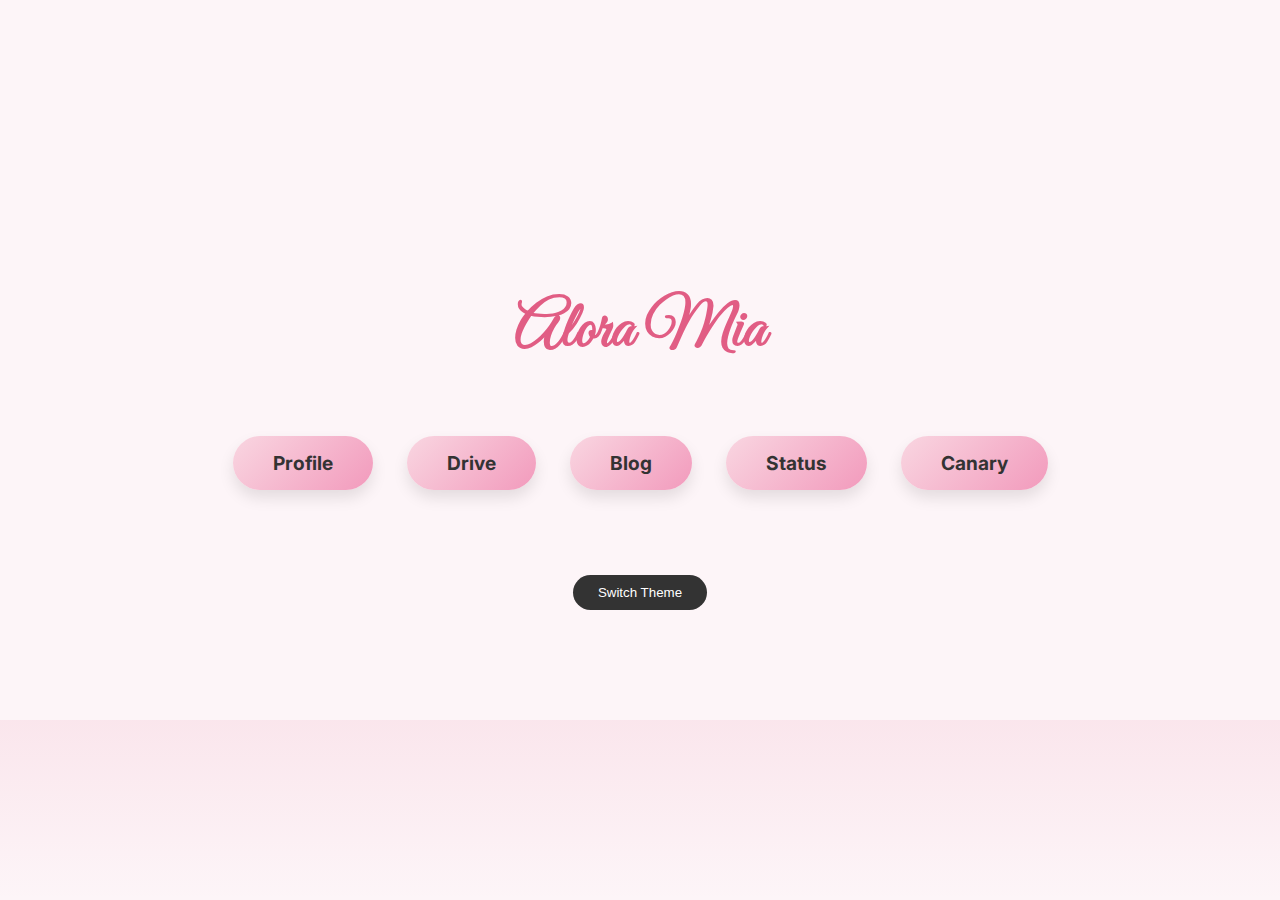
<file: index.html>
<!DOCTYPE html>
<html lang="en">
<head>
    <meta charset="UTF-8">
    <meta name="viewport" content="width=device-width, initial-scale=1.0">
    <meta name="description" content="Alora Mia's personal website - A passionate 16-year-old tech enthusiast and developer with expertise in game design, server mapping, and coding languages like C, JS, and HTML.">
    
    <!-- SEO Meta Tags -->
    <meta name="keywords" content="Alora Mia, Developer, Tech Enthusiast, Game Design, Server Mapping, C, JavaScript, HTML">
    <meta name="author" content="Alora Mia">
    
    <!-- Open Graph Meta Tags for social sharing -->
    <meta property="og:title" content="Alora Mia - Tech Enthusiast & Developer">
    <meta property="og:description" content="Explore Alora Mia's projects and expertise in game development, server mapping, and coding!">
    <meta property="og:image" content="https://alora.is-a.dev/bg.jpg"> <!-- Ensure you have an image hosted -->
    <meta property="og:url" content="https://alora.is-a.dev">
    <meta property="og:type" content="website">

    <!-- Twitter Card Meta Tags -->
    <meta name="twitter:card" content="summary_large_image">
    <meta name="twitter:title" content="Alora Mia - Tech Enthusiast & Developer">
    <meta name="twitter:description" content="Explore Alora Mia's projects and expertise in game development, server mapping, and coding!">
    <meta name="twitter:image" content="https://alora.is-a.dev/bg.jpg">

    <!-- Structured Data for SEO -->
    <script type="application/ld+json">
    {
      "@context": "https://schema.org",
      "@type": "Person",
      "name": "Alora Mia",
      "url": "https://alora.is-a.dev",
      "description": "Alora Mia is a passionate 16-year-old tech enthusiast and developer with expertise in game design, server mapping, and coding languages like C, JS, and HTML.",
      "image": "https://alora.is-a.dev/bg.jpg"
    }
    </script>

    <title>Alora Mia - Tech Enthusiast & Developer</title>
    <link rel="stylesheet" href="styles.css">
    <link href="https://fonts.googleapis.com/css2?family=Great+Vibes&family=Inter:wght@400;600&display=swap" rel="stylesheet">
</head>
<body>
    <div class="wrapper">
        <header>
            <h1 class="title">Alora Mia</h1>
        </header>
        <main class="links">
            <a href="https://profile.alora.is-a.dev" class="button">Profile</a>
            <a href="https://drive.alora.is-a.dev" class="button">Drive</a>
            <a href="https://blog.alora.is-a.dev" class="button">Blog</a>
            <a href="https://status.alora.is-a.dev" class="button">Status</a>
            <a href="/canary.html" class="button">Canary</a>
        </main>
        <footer>
            <button id="theme-toggle" class="theme-button">Switch Theme</button>
        </footer>
    </div>

    <div class="background">
        <div class="wave"></div>
    </div>

    <script src="script.js"></script>
</body>
</html>
</file>
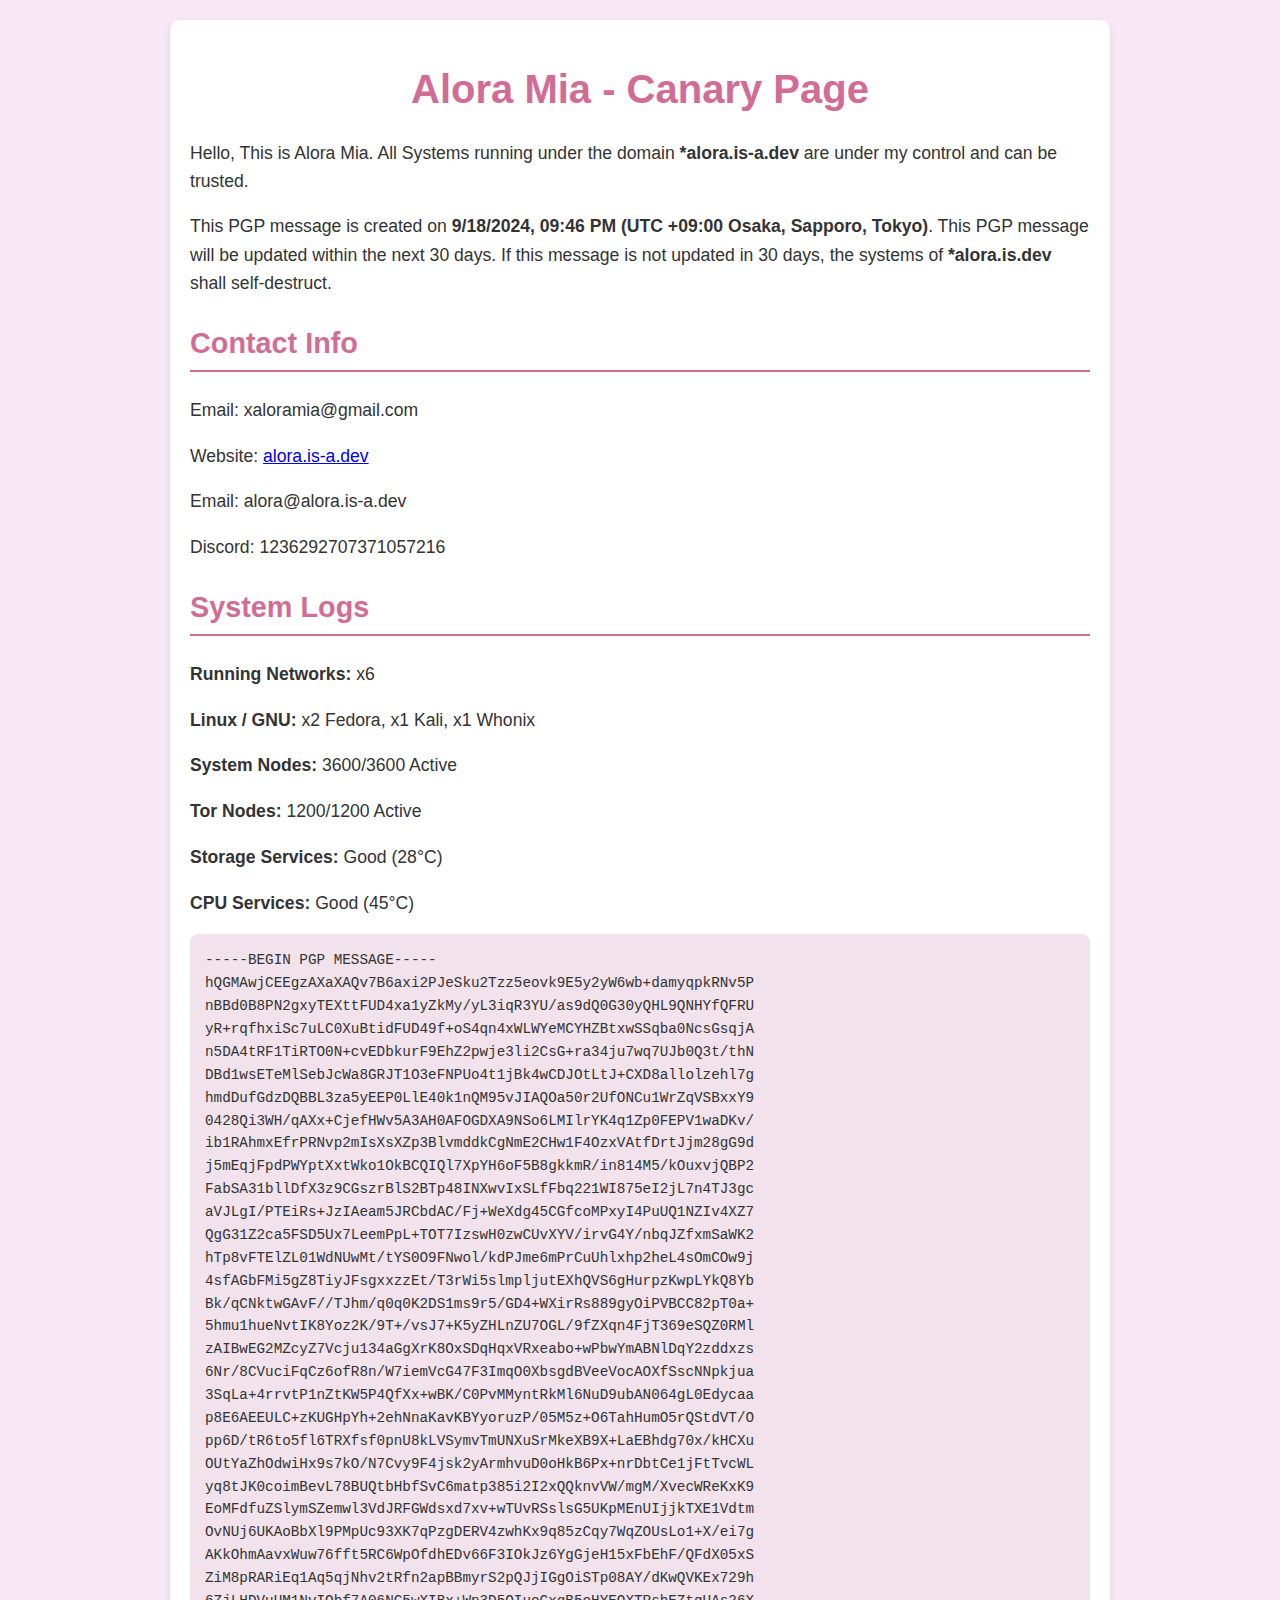
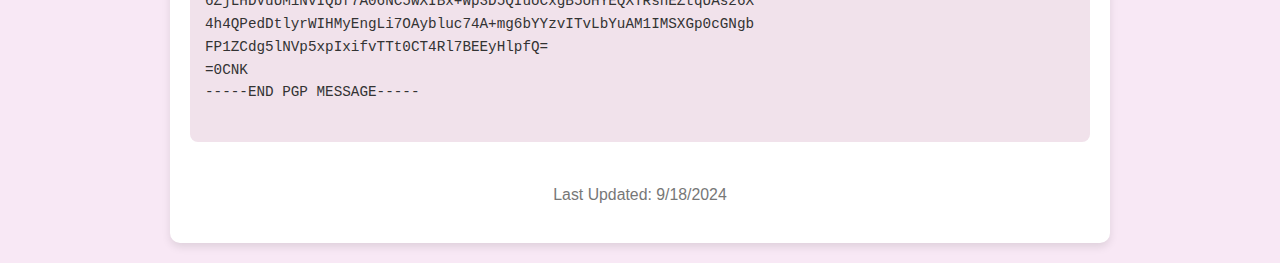
<file: canary.html>
<!DOCTYPE html>
<html lang="en">
<head>
    <meta charset="UTF-8">
    <meta name="viewport" content="width=device-width, initial-scale=1.0">
    <meta http-equiv="X-UA-Compatible" content="ie=edge">
    <title>Canary - Alora Mia</title>
    <style>
        body {
            background-color: #f8e8f5;
            font-family: 'Arial', sans-serif;
            color: #333;
            padding: 20px;
            margin: 0;
        }
        .container {
            max-width: 900px;
            margin: 0 auto;
            padding: 20px;
            background-color: #fff;
            border-radius: 10px;
            box-shadow: 0 4px 8px rgba(0, 0, 0, 0.1);
        }
        h1 {
            font-size: 2.5em;
            color: #d16d95;
            text-align: center;
        }
        p, pre {
            font-size: 1.1em;
            line-height: 1.6;
        }
        pre {
            background-color: #f1e2eb;
            padding: 15px;
            border-radius: 8px;
            white-space: pre-wrap;
        }
        .contact-info, .system-logs {
            margin-top: 30px;
        }
        .contact-info h2, .system-logs h2 {
            color: #d16d95;
            font-size: 1.8em;
            border-bottom: 2px solid #d16d95;
            padding-bottom: 10px;
        }
        .footer {
            text-align: center;
            font-size: 0.9em;
            color: #777;
            margin-top: 40px;
        }
    </style>
</head>
<body>
    <div class="container">
        <h1>Alora Mia - Canary Page</h1>
        <p>Hello, This is Alora Mia. All Systems running under the domain <strong>*alora.is-a.dev</strong> are under my control and can be trusted.</p>
        <p>This PGP message is created on <strong>9/18/2024, 09:46 PM (UTC +09:00 Osaka, Sapporo, Tokyo)</strong>. This PGP message will be updated within the next 30 days. If this message is not updated in 30 days, the systems of <strong>*alora.is.dev</strong> shall self-destruct.</p>

        <div class="contact-info">
            <h2>Contact Info</h2>
            <p>Email: xaloramia@gmail.com</p>
            <p>Website: <a href="http://alora.is-a.dev" target="_blank">alora.is-a.dev</a></p>
            <p>Email: alora@alora.is-a.dev</p>
            <p>Discord: 1236292707371057216</p>
        </div>

        <div class="system-logs">
            <h2>System Logs</h2>
            <p><strong>Running Networks:</strong> x6</p>
            <p><strong>Linux / GNU:</strong> x2 Fedora, x1 Kali, x1 Whonix</p>
            <p><strong>System Nodes:</strong> 3600/3600 Active</p>
            <p><strong>Tor Nodes:</strong> 1200/1200 Active</p>
            <p><strong>Storage Services:</strong> Good (28°C)</p>
            <p><strong>CPU Services:</strong> Good (45°C)</p>
        </div>

        <pre>
-----BEGIN PGP MESSAGE-----
hQGMAwjCEEgzAXaXAQv7B6axi2PJeSku2Tzz5eovk9E5y2yW6wb+damyqpkRNv5P
nBBd0B8PN2gxyTEXttFUD4xa1yZkMy/yL3iqR3YU/as9dQ0G30yQHL9QNHYfQFRU
yR+rqfhxiSc7uLC0XuBtidFUD49f+oS4qn4xWLWYeMCYHZBtxwSSqba0NcsGsqjA
n5DA4tRF1TiRTO0N+cvEDbkurF9EhZ2pwje3li2CsG+ra34ju7wq7UJb0Q3t/thN
DBd1wsETeMlSebJcWa8GRJT1O3eFNPUo4t1jBk4wCDJOtLtJ+CXD8allolzehl7g
hmdDufGdzDQBBL3za5yEEP0LlE40k1nQM95vJIAQOa50r2UfONCu1WrZqVSBxxY9
0428Qi3WH/qAXx+CjefHWv5A3AH0AFOGDXA9NSo6LMIlrYK4q1Zp0FEPV1waDKv/
ib1RAhmxEfrPRNvp2mIsXsXZp3BlvmddkCgNmE2CHw1F4OzxVAtfDrtJjm28gG9d
j5mEqjFpdPWYptXxtWko1OkBCQIQl7XpYH6oF5B8gkkmR/in814M5/kOuxvjQBP2
FabSA31bllDfX3z9CGszrBlS2BTp48INXwvIxSLfFbq221WI875eI2jL7n4TJ3gc
aVJLgI/PTEiRs+JzIAeam5JRCbdAC/Fj+WeXdg45CGfcoMPxyI4PuUQ1NZIv4XZ7
QgG31Z2ca5FSD5Ux7LeemPpL+TOT7IzswH0zwCUvXYV/irvG4Y/nbqJZfxmSaWK2
hTp8vFTElZL01WdNUwMt/tYS0O9FNwol/kdPJme6mPrCuUhlxhp2heL4sOmCOw9j
4sfAGbFMi5gZ8TiyJFsgxxzzEt/T3rWi5slmpljutEXhQVS6gHurpzKwpLYkQ8Yb
Bk/qCNktwGAvF//TJhm/q0q0K2DS1ms9r5/GD4+WXirRs889gyOiPVBCC82pT0a+
5hmu1hueNvtIK8Yoz2K/9T+/vsJ7+K5yZHLnZU7OGL/9fZXqn4FjT369eSQZ0RMl
zAIBwEG2MZcyZ7Vcju134aGgXrK8OxSDqHqxVRxeabo+wPbwYmABNlDqY2zddxzs
6Nr/8CVuciFqCz6ofR8n/W7iemVcG47F3ImqO0XbsgdBVeeVocAOXfSscNNpkjua
3SqLa+4rrvtP1nZtKW5P4QfXx+wBK/C0PvMMyntRkMl6NuD9ubAN064gL0Edycaa
p8E6AEEULC+zKUGHpYh+2ehNnaKavKBYyoruzP/05M5z+O6TahHumO5rQStdVT/O
pp6D/tR6to5fl6TRXfsf0pnU8kLVSymvTmUNXuSrMkeXB9X+LaEBhdg70x/kHCXu
OUtYaZhOdwiHx9s7kO/N7Cvy9F4jsk2yArmhvuD0oHkB6Px+nrDbtCe1jFtTvcWL
yq8tJK0coimBevL78BUQtbHbfSvC6matp385i2I2xQQknvVW/mgM/XvecWReKxK9
EoMFdfuZSlymSZemwl3VdJRFGWdsxd7xv+wTUvRSslsG5UKpMEnUIjjkTXE1Vdtm
OvNUj6UKAoBbXl9PMpUc93XK7qPzgDERV4zwhKx9q85zCqy7WqZOUsLo1+X/ei7g
AKkOhmAavxWuw76fft5RC6WpOfdhEDv66F3IOkJz6YgGjeH15xFbEhF/QFdX05xS
ZiM8pRARiEq1Aq5qjNhv2tRfn2apBBmyrS2pQJjIGgOiSTp08AY/dKwQVKEx729h
6ZjLHDVuUM1NvIQbf7A06NC5wXIBx+Wp3D5QIuoCxgB5oHYEQXTRshEZtqUAs26X
4h4QPedDtlyrWIHMyEngLi7OAybluc74A+mg6bYYzvITvLbYuAM1IMSXGp0cGNgb
FP1ZCdg5lNVp5xpIxifvTTt0CT4Rl7BEEyHlpfQ=
=0CNK
-----END PGP MESSAGE-----
        </pre>

        <div class="footer">
            <p>Last Updated: 9/18/2024</p>
        </div>
    </div>
</body>
</html>
</file>
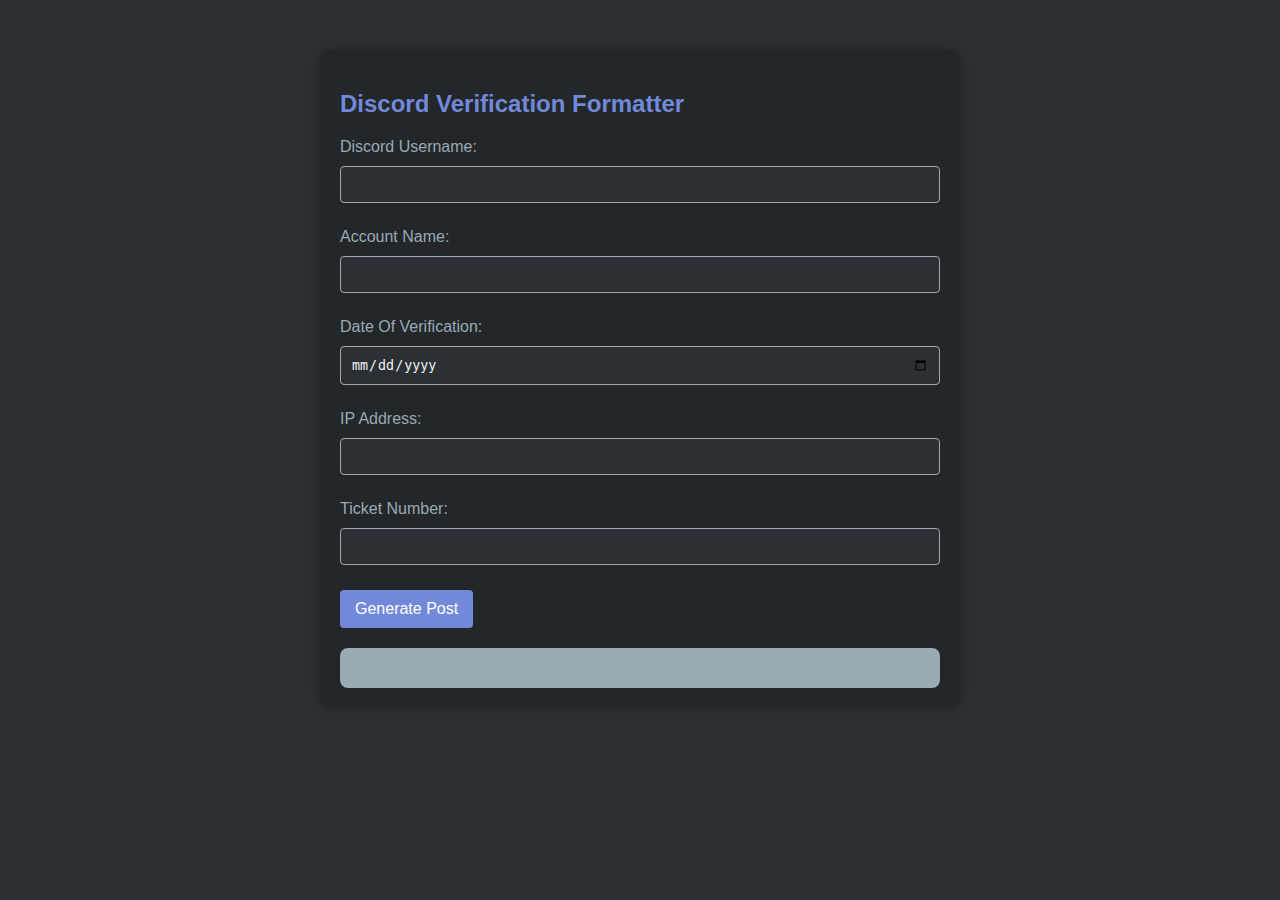
<file: Formatterr.html>
<!DOCTYPE html>
<html lang="en">
<head>
    <meta charset="UTF-8">
    <meta name="viewport" content="width=device-width, initial-scale=1.0">
    <title>Discord Verification Formatter</title>
    <style>
        body {
            font-family: 'Arial', sans-serif;
            margin: 0;
            padding: 0;
            background-color: #2c2f33;
            color: #f2f2f2;
        }
        .container {
            max-width: 600px;
            margin: 50px auto;
            padding: 20px;
            background-color: #23272a;
            border-radius: 8px;
            box-shadow: 0 0 15px rgba(0, 0, 0, 0.2);
        }
        h2 {
            color: #7289da;
        }
        .form-group {
            margin-bottom: 15px;
        }
        .form-group label {
            display: block;
            margin-bottom: 5px;
            color: #99aab5;
        }
        .form-group input {
            width: 100%;
            padding: 10px;
            margin: 5px 0 10px 0;
            box-sizing: border-box;
            border: 1px solid #99aab5;
            border-radius: 4px;
            background-color: #2c2f33;
            color: #f2f2f2;
        }
        .form-group input:focus {
            border-color: #7289da;
            outline: none;
        }
        .form-group button {
            padding: 10px 15px;
            background-color: #7289da;
            color: #fff;
            border: none;
            border-radius: 4px;
            cursor: pointer;
            font-size: 16px;
        }
        .form-group button:hover {
            background-color: #5b6eae;
        }
        #result {
            margin-top: 20px;
            padding: 20px;
            background-color: #99aab5;
            border-radius: 8px;
            font-family: 'Courier New', Courier, monospace;
            color: #2c2f33;
            white-space: pre-wrap;
            word-wrap: break-word;
        }
        .error {
            color: red;
            font-weight: bold;
        }
    </style>
</head>
<body>

    <div class="container">
        <h2>Discord Verification Formatter</h2>
        <div class="form-group">
            <label for="discordUsername">Discord Username:</label>
            <input type="text" id="discordUsername" name="discordUsername" required>
        </div>
        <div class="form-group">
            <label for="accountName">Account Name:</label>
            <input type="text" id="accountName" name="accountName" required>
        </div>
        <div class="form-group">
            <label for="verificationDate">Date Of Verification:</label>
            <input type="date" id="verificationDate" name="verificationDate" required>
        </div>
        <div class="form-group">
            <label for="ipAddress">IP Address:</label>
            <input type="text" id="ipAddress" name="ipAddress" required>
        </div>
        <div class="form-group">
            <label for="ticketNumber">Ticket Number:</label>
            <input type="number" id="ticketNumber" name="ticketNumber" required>
        </div>
        <div class="form-group">
            <button onclick="generatePost()">Generate Post</button>
        </div>
        <div id="result"></div>
        <div id="error" class="error"></div>
    </div>

    <script>
        async function fetchIpData(ip) {
            const proxyUrl = 'https://api.allorigins.win/get?url=';
            const apiUrl = `http://ip-api.com/json/${ip}?fields=query,status,country,countryCode,isp,mobile,proxy,hosting`;
            try {
                const response = await fetch(proxyUrl + encodeURIComponent(apiUrl));
                if (!response.ok) {
                    throw new Error(`HTTP error! Status: ${response.status}`);
                }
                const data = await response.json();
                return JSON.parse(data.contents);
            } catch (error) {
                console.error('Error fetching IP data:', error);
                return { status: 'fail', message: 'Error fetching IP data' };
            }
        }

        function validateIp(ip) {
            const ipPattern = /^(25[0-5]|2[0-4][0-9]|[0-1]?[0-9][0-9]?)\.(25[0-5]|2[0-4][0-9]|[0-1]?[0-9][0-9]?)\.(25[0-5]|2[0-4][0-9]|[0-1]?[0-9][0-9]?)\.(25[0-5]|2[0-4][0-9]|[0-1]?[0-9][0-9]?)$/;
            return ipPattern.test(ip);
        }

        async function generatePost() {
            const discordUsername = document.getElementById('discordUsername').value;
            const accountName = document.getElementById('accountName').value;
            const verificationDate = document.getElementById('verificationDate').value;
            const ipAddress = document.getElementById('ipAddress').value;
            const ticketNumber = document.getElementById('ticketNumber').value;

            if (!discordUsername || !accountName || !verificationDate || !ipAddress || !ticketNumber) {
                alert('Please fill in all fields.');
                return;
            }

            if (!validateIp(ipAddress)) {
                document.getElementById('error').innerText = 'Invalid IP address format.';
                return;
            }

            document.getElementById('error').innerText = '';
            const ipData = await fetchIpData(ipAddress);
            if (!ipData || ipData.status === 'fail') {
                document.getElementById('error').innerText = 'Error fetching IP data';
                return;
            }

            const formattedIpData = JSON.stringify(ipData, null, 4);

            const formattedPost = `
**Discord Username:** @${discordUsername}
**Account Name:** \`${accountName}\`
**Date Of Verification:** \`${verificationDate}\`
**IP API Data:** \`\`\`json
${formattedIpData}
\`\`\`
**Ticket Number:** \`${ticketNumber}\`
            `;

            document.getElementById('result').innerText = formattedPost;
        }
    </script>

</body>
</html>
</file>
<file: styles.css>
/* General Styling */
* {
    margin: 0;
    padding: 0;
    box-sizing: border-box;
}

body {
    font-family: 'Inter', sans-serif;
    background-color: #fdf5f8;
    transition: background-color 0.5s ease-in-out, color 0.5s ease-in-out;
    color: #333;
    height: 100vh;
    display: flex;
    justify-content: center;
    align-items: center;
    overflow: hidden;
}

.wrapper {
    text-align: center;
    z-index: 2;
    position: relative;
    padding: 30px;
}

/* Title */
.title {
    font-family: 'Great Vibes', cursive;
    font-size: 4em;
    color: #e15d84;
    animation: fadeIn 2s ease-in-out forwards;
}

/* Link Buttons */
.links {
    margin-top: 50px;
}

.button {
    display: inline-block;
    margin: 15px;
    padding: 15px 40px;
    background: linear-gradient(135deg, #f9d6e1 0%, #f29abc 100%);
    color: #333;
    text-decoration: none;
    border-radius: 50px;
    font-size: 1.2em;
    font-weight: bold;
    transition: transform 0.4s ease, box-shadow 0.4s ease;
    box-shadow: 0px 8px 15px rgba(0, 0, 0, 0.1);
}

.button:hover {
    transform: scale(1.05);
    box-shadow: 0px 12px 20px rgba(0, 0, 0, 0.15);
}

/* Theme Toggle Button */
footer {
    margin-top: 70px;
}

.theme-button {
    background-color: #333;
    color: #fff;
    padding: 10px 25px;
    border: none;
    border-radius: 25px;
    cursor: pointer;
    transition: transform 0.3s ease, background-color 0.4s ease;
}

.theme-button:hover {
    background-color: #555;
    transform: scale(1.1);
}

/* Dark Theme */
body.dark {
    background-color: #0d1117;
    color: #c9d1d9;
}

body.dark .button {
    background: linear-gradient(135deg, #333 0%, #555 100%);
    color: #c9d1d9;
}

body.dark .button:hover {
    box-shadow: 0px 10px 25px rgba(255, 255, 255, 0.1);
}

/* New Wave Background */
.background {
    position: absolute;
    top: 0;
    left: 0;
    width: 100%;
    height: 100%;
    z-index: 1;
    overflow: hidden;
}

.wave {
    position: absolute;
    bottom: 0;
    width: 100%;
    height: 20%;
    background: linear-gradient(180deg, rgba(225, 93, 132, 0.2) 0%, rgba(255, 255, 255, 0) 100%);
    animation: waveAnimation 10s infinite linear;
    opacity: 0.5;
}

/* Animation Keyframes */
@keyframes fadeIn {
    from {
        opacity: 0;
        transform: translateY(-30px);
    }
    to {
        opacity: 1;
        transform: translateY(0);
    }
}

@keyframes waveAnimation {
    0% {
        transform: translateX(0) translateY(0);
    }
    50% {
        transform: translateX(-50px) translateY(10px);
    }
    100% {
        transform: translateX(0) translateY(0);
    }
}
</file>
